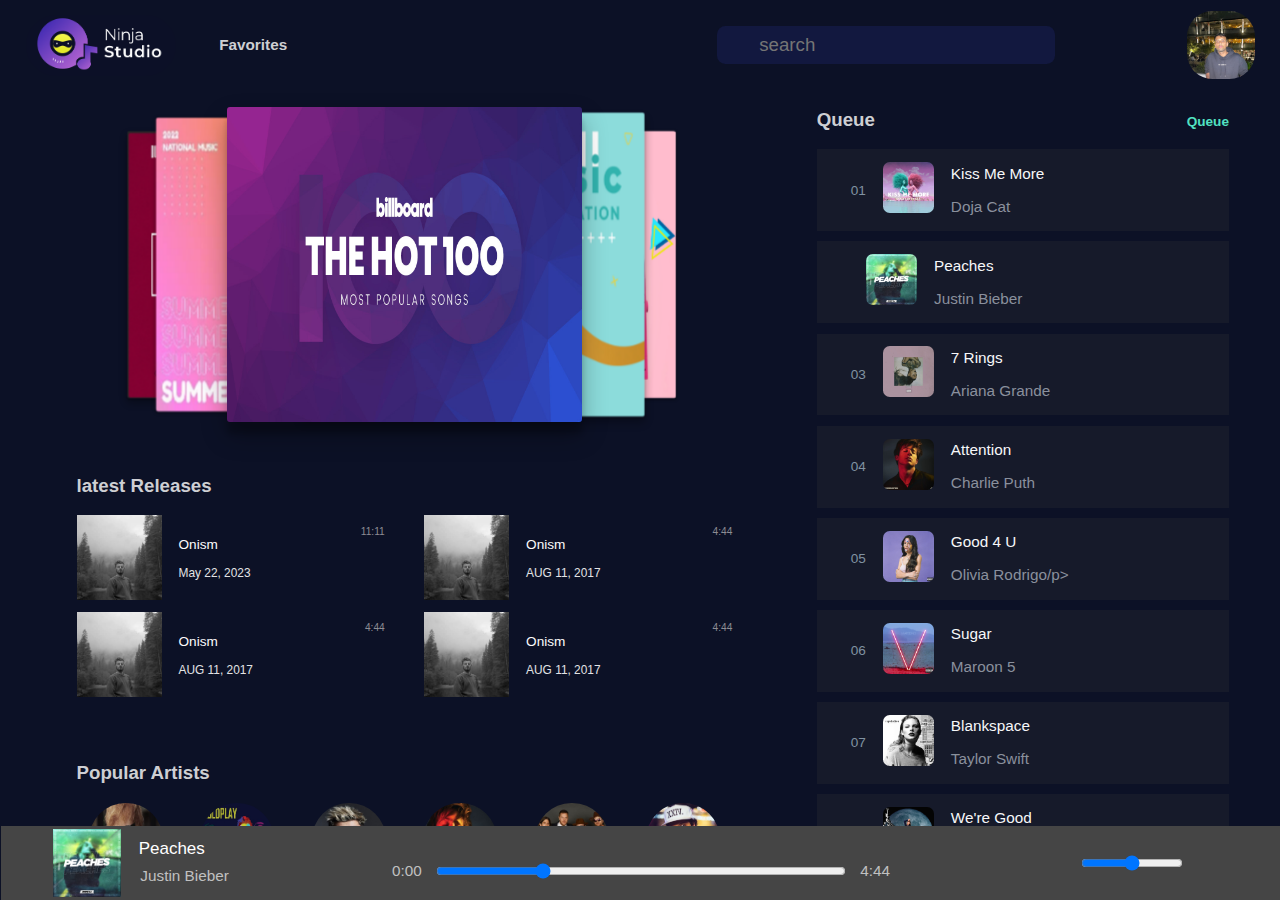
<file: index.html>
<!DOCTYPE html>
<html lang="en">
  <head>
    <title>Music Player - CN</title>
    <meta
      content=""
      name="Ninja Studio's Music Player is a modern, classic and easy to use Web Music Player with interactive UI"
    />
    <meta
      name="discription"
      discription="Ninja Studio's Music Player is a modern, classic and easy to use Web Music Player with interactive UI"
    />
    <meta name="keywords" content="Ninja, Studio, NinjaStudio, Music, Player" />
    <meta property="og:title" content="Music Player - CN" />
    <meta
      property="og:discription"
      content="Ninja Studio's Music Player is a modern, classic and easy to use Web Music Player with interactive UI"
    />
    <meta property="og:locale" content="en_IN" />
    <meta property="og:image" content="/logo.png" />

    <meta property="twitter:title" content="Music Player - CN" />
    <meta
      property="twitter:discription"
      content="Ninja Studio's Music Player is a modern, classic and easy to use Web Music Player with interactive UI"
    />
    <meta property="twitter:image" content="/logo.png" />
    <meta charset="UTF-8" />
    <meta name="viewport" content="width=device-width, initial-scale=1.0" />
    <meta http-equiv="X-UA-Compatible" content="ie=edge" />
    <link rel="stylesheet" href="styles.css" />
    <link
      rel="stylesheet"
      href="https://use.fontawesome.com/releases/v5.15.3/css/all.css"
      integrity="sha384-SZXxX4whJ79/gErwcOYf+zWLeJdY/qpuqC4cAa9rOGUstPomtqpuNWT9wdPEn2fk"
      crossorigin="anonymous"
    />
  </head>

  <body>
    <div class="main-container">
      <header class="header">
        <div class="logo">
          <img src="logo.png" />
          <p class="fav">Favorites</p>
        </div>
        <div class="searchbox-container">
          <div class="search-box">
            <i class="fas fa-search"></i>
            <input type="text" placeholder="search" />
            <i class="fas fa-microphone"></i>
          </div>
          <i class="fas bell fa-bell"></i>
          <img class="profile-photo" src="assets/images/profile.jpg" />
        </div>
      </header>
      <div class="for-responsiveness">
        <main>
          <div class="carousel">
            <div id="slider">
              <input type="radio" name="slider" id="s1" checked />
              <input type="radio" name="slider" id="s2" />
              <input type="radio" name="slider" id="s3" />
              <input type="radio" name="slider" id="s4" />
              <input type="radio" name="slider" id="s5" />
              <label for="s1" id="slide1"
                ><img src="assets/carousel/img1.jpg" alt=""
              /></label>
              <label for="s2" id="slide2"
                ><img src="assets/carousel/img2.jpg" alt=""
              /></label>
              <label for="s3" id="slide3"
                ><img src="assets/carousel/img3.jpg" alt=""
              /></label>
              <label for="s4" id="slide4"
                ><img src="assets/carousel/img4.webp" alt=""
              /></label>
              <label for="s5" id="slide5"
                ><img src="assets/carousel/img5.png" alt=""
              /></label>
            </div>
          </div>

          <div class="latest-release-container">
            <div class="latest-release-header">
              <p>latest Releases</p>
            </div>
            <div class="latest-release-cards-container">
              <div class="latest-release-card">
                <div class="song-name-and-img-container">
                  <div class="latest-release-img-container">
                    <label for="play-btn-checkbox1"
                      ><i class="fas latest-release-play-btn fa-play play-1"></i
                      ><i
                        class="latest-release-pause-btn fas fa-pause pause-1"
                      ></i
                    ></label>
                  </div>
                  <div>
                    <p class="song-name">Onism</p>
                    <p class="date">May 22, 2023</p>
                  </div>
                </div>

                <div class="latest-release-dropdown-container">
                  <label for="latest-release-checkbox1"
                    ><i class="fas more-details fa-ellipsis-h"></i
                  ></label>
                  <input type="checkbox" id="latest-release-checkbox1" />
                  <div class="latest-release-dropdown">
                    <div class="links-container">
                      <i class="fas fa-play"></i>
                      <a href="">Play Now</a>
                    </div>
                    <hr />
                    <div class="links-container">
                      <i class="fas fa-plus"></i>
                      <a href="">Add To Queue</a>
                    </div>
                    <hr />
                    <div class="links-container">
                      <i class="fas fa-bars"></i>
                      <a href="">Add To Favourites</a>
                    </div>
                    <hr />
                    <div class="links-container">
                      <i class="fas fa-exclamation-circle"></i>
                      <a href="">Get Info</a>
                    </div>
                  </div>
                  <p class="time">11:11</p>
                </div>
              </div>
              <div class="latest-release-card">
                <div class="song-name-and-img-container">
                  <div class="latest-release-img-container">
                    <label for="play-btn-checkbox2"
                      ><i class="fas latest-release-play-btn fa-play play-2"></i
                      ><i
                        class="latest-release-pause-btn fas fa-pause pause-2"
                      ></i
                    ></label>
                  </div>
                  <div>
                    <p class="song-name">Onism</p>
                    <p class="date">AUG 11, 2017</p>
                  </div>
                </div>

                <div class="latest-release-dropdown-container">
                  <label for="latest-release-checkbox2"
                    ><i class="fas more-details fa-ellipsis-h"></i
                  ></label>
                  <input type="checkbox" id="latest-release-checkbox2" />
                  <div class="latest-release-dropdown">
                    <div class="links-container">
                      <i class="fas fa-play"></i>
                      <a href="">Play Now</a>
                    </div>

                    <hr />

                    <div class="links-container">
                      <i class="fas fa-plus"></i>
                      <a href="">Add To Queue</a>
                    </div>

                    <hr />

                    <div class="links-container">
                      <i class="fas fa-bars"></i>
                      <a href="">Add To Favourites</a>
                    </div>

                    <hr />

                    <div class="links-container">
                      <i class="fas fa-exclamation-circle"></i>
                      <a href=""><span></span>Get Info</a>
                    </div>
                  </div>
                  <p class="time">4:44</p>
                </div>
              </div>
            </div>
            <div class="latest-release-cards-container">
              <div class="latest-release-card">
                <div class="song-name-and-img-container">
                  <div class="latest-release-img-container">
                    <label for="play-btn-checkbox3"
                      ><i class="fas latest-release-play-btn fa-play play-3"></i
                      ><i
                        class="latest-release-pause-btn fas fa-pause pause-3"
                      ></i
                    ></label>
                  </div>
                  <div>
                    <p class="song-name">Onism</p>
                    <p class="date">AUG 11, 2017</p>
                  </div>
                </div>

                <div class="latest-release-dropdown-container">
                  <label for="latest-release-checkbox3"
                    ><i class="fas more-details fa-ellipsis-h"></i
                  ></label>
                  <input type="checkbox" id="latest-release-checkbox3" />
                  <div class="latest-release-dropdown">
                    <div class="links-container">
                      <i class="fas fa-play"></i>
                      <a href="">Play Now</a>
                    </div>

                    <hr />

                    <div class="links-container">
                      <i class="fas fa-plus"></i>
                      <a href="">Add To Queue</a>
                    </div>

                    <hr />

                    <div class="links-container">
                      <i class="fas fa-bars"></i>
                      <a href="">Add To Favourites</a>
                    </div>

                    <hr />

                    <div class="links-container">
                      <i class="fas fa-exclamation-circle"></i>
                      <a href=""><span></span>Get Info</a>
                    </div>
                  </div>
                  <p class="time">4:44</p>
                </div>
              </div>
              <div class="latest-release-card">
                <div class="song-name-and-img-container">
                  <div class="latest-release-img-container">
                    <label for="play-btn-checkbox4"
                      ><i class="fas latest-release-play-btn fa-play play-4"></i
                      ><i
                        class="latest-release-pause-btn fas fa-pause pause-4"
                      ></i
                    ></label>
                  </div>
                  <div>
                    <p class="song-name">Onism</p>
                    <p class="date">AUG 11, 2017</p>
                  </div>
                </div>

                <div class="latest-release-dropdown-container">
                  <label for="latest-release-checkbox4"
                    ><i class="fas more-details fa-ellipsis-h"></i
                  ></label>
                  <input type="checkbox" id="latest-release-checkbox4" />
                  <div class="latest-release-dropdown">
                    <div class="links-container">
                      <i class="fas fa-play"></i>
                      <a href="">Play Now</a>
                    </div>

                    <hr />

                    <div class="links-container">
                      <i class="fas fa-plus"></i>
                      <a href="">Add To Queue</a>
                    </div>

                    <hr />

                    <div class="links-container">
                      <i class="fas fa-bars"></i>
                      <a href="">Add To Favourites</a>
                    </div>

                    <hr />

                    <div class="links-container">
                      <i class="fas fa-exclamation-circle"></i>
                      <a href=""><span></span>Get Info</a>
                    </div>
                  </div>
                  <p class="time">4:44</p>
                </div>
              </div>
            </div>
          </div>

          <div class="popular-artists-container">
            <div class="popular-artists-header">
              <p>Popular Artists</p>
            </div>
            <div class="popular-artists-img-container">
              <div class="popular-artists-1-container">
                <div class="popular-artists-img1-container">
                  <div class="popular-artists">
                    <a href="index2.html"
                      ><i class="fas popular-artists-play-btn fa-play"></i
                    ></a>
                  </div>
                </div>
                <p>Ed Sheeran</p>
              </div>
              <div class="popular-artists-1-container">
                <div class="popular-artists-img1-container">
                  <div class="popular-artists popular-artists-2">
                    <a href="index2.html"
                      ><i class="fas popular-artists-play-btn fa-play"></i
                    ></a>
                  </div>
                </div>

                <p>ColdPlay</p>
              </div>
              <div class="popular-artists-1-container">
                <div class="popular-artists-img1-container">
                  <div class="popular-artists popular-artists-3">
                    <a href="index2.html"
                      ><i class="fas popular-artists-play-btn fa-play"></i
                    ></a>
                  </div>
                </div>

                <p>Zayn</p>
              </div>
              <div class="popular-artists-1-container">
                <div class="popular-artists-img1-container">
                  <div class="popular-artists popular-artists-4">
                    <a href="index2.html"
                      ><i class="fas popular-artists-play-btn fa-play"></i
                    ></a>
                  </div>
                </div>

                <p>Charlie Puth</p>
              </div>
              <div class="popular-artists-1-container">
                <div class="popular-artists-img1-container">
                  <div class="popular-artists popular-artists-5">
                    <a href="index2.html"
                      ><i class="fas popular-artists-play-btn fa-play"></i
                    ></a>
                  </div>
                </div>

                <p>Imagine Dragon</p>
              </div>
              <div class="popular-artists-1-container">
                <div class="popular-artists-img1-container">
                  <div class="popular-artists popular-artists-6">
                    <a href="index2.html"
                      ><i class="fas popular-artists-play-btn fa-play"></i
                    ></a>
                  </div>
                </div>
                <p>Bruno Mars</p>
              </div>
            </div>
          </div>
          <div class="stations-container">
            <div class="stations-logo-container">
              <div class="stations-logo-img-container"></div>
            </div>
            <div class="stations-img-container">
              <div class="stations-img">
                <div class="img-1"></div>
              </div>
              <p class="stations-para">Love</p>
            </div>
            <div class="stations-img-container">
              <div class="stations-img">
                <div class="img-1 img-2"></div>
              </div>
              <p class="stations-para">Retro</p>
            </div>
            <div class="stations-img-container">
              <div class="stations-img">
                <div class="img-1 img-3"></div>
              </div>
              <p class="stations-para">Chill</p>
            </div>
            <div class="stations-img-container">
              <div class="stations-img">
                <div class="img-1 img-4"></div>
              </div>
              <p class="stations-para">Workout</p>
            </div>
            <div class="stations-img-container">
              <div class="stations-img">
                <div class="img-1 img-5"></div>
              </div>
              <p class="stations-para">Rock</p>
            </div>
            <div class="stations-img-container">
              <div class="stations-img">
                <div class="img-1 img-6"></div>
              </div>
              <p class="stations-para">Pop</p>
            </div>
          </div>
          <div class="genre-container">
            <div class="genre-img-container">
              <p>Dance</p>
            </div>
            <div class="genre-img-container genre-img-2">
              <p>Trap</p>
            </div>
            <div class="genre-img-container genre-img-3">
              <p>Country</p>
            </div>
          </div>
          <div class="latest-english-container">
            <div class="latest-english-header">
              <p>Latest English</p>
            </div>
            <div class="latest-english-content">
              <div class="latest-english-card-container">
                <img src="songs/queue-04.jpg" />
                <p>Abc</p>
                <p>May 22, 2023</p>
              </div>
              <div class="latest-english-card-container">
                <img src="songs/queue-05.jpg" />
                <p>Onism</p>
                <p>AUG 11, 2017</p>
              </div>
              <div class="latest-english-card-container">
                <img src="songs/queue-02.jpg" />
                <p>Onism</p>
                <p>AUG 11, 2017</p>
              </div>
              <div class="latest-english-card-container">
                <img src="songs/queue-03.png" />
                <p>Onism</p>
                <p>AUG 11, 2017</p>
              </div>
              <div class="latest-english-card-container">
                <img src="songs/queue-04.jpg" />
                <p>Onism</p>
                <p>AUG 11, 2017</p>
              </div>
              <div class="latest-english-card-container">
                <img src="songs/queue-03.png" />
                <p>Onism</p>
                <p>AUG 11, 2017</p>
              </div>
            </div>
          </div>
          <!-- Latest Hindi Container -->
          <div class="latest-english-container">
            <div class="latest-english-header">
              <p>Latest Hindi</p>
            </div>

            <div class="latest-english-content">
              <div class="latest-english-card-container">
                <img src="songs/queue-04.jpg" />
                <p>Onism</p>
                <p>AUG 11, 2017</p>
              </div>
              <div class="latest-english-card-container">
                <img src="songs/queue-05.jpg" />
                <p>Onism</p>
                <p>AUG 11, 2017</p>
              </div>
              <div class="latest-english-card-container">
                <img src="songs/queue-02.jpg" />
                <p>Onism</p>
                <p>AUG 11, 2017</p>
              </div>
              <div class="latest-english-card-container">
                <img src="songs/queue-03.png" />
                <p>Onism</p>
                <p>AUG 11, 2017</p>
              </div>
              <div class="latest-english-card-container">
                <img src="songs/queue-04.jpg" />
                <p>Onism</p>
                <p>AUG 11, 2017</p>
              </div>
              <div class="latest-english-card-container">
                <img src="songs/queue-03.png" />
                <p>Onism</p>
                <p>AUG 11, 2017</p>
              </div>
            </div>
          </div>
        </main>
        <div id="queue-2" class="queue-container">
          <div class="queue-header">
            <p>Queue</p>
            <div class="queue-btn-container">
              <!-- here label is acting as a button for dropdown effect -->
              <label for="mycheckbox"
                >Queue <span><i class="fas fa-angle-down"></i></span
              ></label>
              <input type="checkbox" id="mycheckbox" />
              <div class="queue-btn-dropdown">
                <a href="">Playlists</a>
                <hr />
                <a href="">Favourite Songs</a>
              </div>
            </div>
          </div>

          <div class="queue-elements-container">
            <div class="queue-element">
              <div class="song-image-container">
                <p class="queue-number">01</p>
                <div class="image-container">
                  <img
                    class="queue-song-img"
                    src="assets/queue/kissmemore.jpg"
                  />
                  <i class="fas play-btn fa-play"></i>
                </div>
                <div class="song-and-artist-container">
                  <p class="queue-song-name">Kiss Me More</p>
                  <p class="queue-artist-name">Doja Cat</p>
                </div>
              </div>
              <span class="nav-link">
                <button>
                  <button><i class="far wishlist-icon fa-heart"></i></button>
                </button>
              </span>
            </div>
            <div class="queue-element">
              <div class="song-image-container">
                <i class="fas currently-on-song fa-stream"></i>
                <div class="image-container">
                  <img class="queue-song-img" src="assets/queue/peaches.jpg" />
                  <i class="fas play-btn fa-play"></i>
                </div>
                <div class="song-and-artist-container">
                  <p class="queue-song-name">Peaches</p>
                  <p class="queue-artist-name">Justin Bieber</p>
                </div>
              </div>
              <span class="nav-link">
                <button><i class="far wishlist-icon fa-heart"></i></button>
              </span>
            </div>
            <div class="queue-element">
              <div class="song-image-container">
                <p class="queue-number">03</p>
                <div class="image-container">
                  <img class="queue-song-img" src="assets/queue/7rings.jpg" />
                  <i class="fas play-btn fa-play"></i>
                </div>
                <div class="song-and-artist-container">
                  <p class="queue-song-name">7 Rings</p>
                  <p class="queue-artist-name">Ariana Grande</p>
                </div>
              </div>
              <span class="nav-link">
                <button><i class="far wishlist-icon fa-heart"></i></button>
              </span>
            </div>
            <div class="queue-element">
              <div class="song-image-container">
                <p class="queue-number">04</p>
                <div class="image-container">
                  <img
                    class="queue-song-img"
                    src="assets/queue/attention.jpg"
                  />
                  <i class="fas play-btn fa-play"></i>
                </div>
                <div class="song-and-artist-container">
                  <p class="queue-song-name">Attention</p>
                  <p class="queue-artist-name">Charlie Puth</p>
                </div>
              </div>
              <span class="nav-link">
                <button><i class="far wishlist-icon fa-heart"></i></button>
              </span>
            </div>
            <div class="queue-element">
              <div class="song-image-container">
                <p class="queue-number">05</p>
                <div class="image-container">
                  <img class="queue-song-img" src="assets/queue/good4u.jpg" />
                  <i class="fas play-btn fa-play"></i>
                </div>
                <div class="song-and-artist-container">
                  <p class="queue-song-name">Good 4 U</p>
                  <p class="queue-artist-name">Olivia Rodrigo/p></p>
                </div>
              </div>
              <span class="nav-link">
                <button><i class="far wishlist-icon fa-heart"></i></button>
              </span>
            </div>
            <div class="queue-element">
              <div class="song-image-container">
                <p class="queue-number">06</p>
                <div class="image-container">
                  <img class="queue-song-img" src="assets/queue/sugar.jpg" />
                  <i class="fas play-btn fa-play"></i>
                </div>
                <div class="song-and-artist-container">
                  <p class="queue-song-name">Sugar</p>
                  <p class="queue-artist-name">Maroon 5</p>
                </div>
              </div>
              <span class="nav-link">
                <button><i class="far wishlist-icon fa-heart"></i></button>
              </span>
            </div>
            <div class="queue-element">
              <div class="song-image-container">
                <p class="queue-number">07</p>
                <div class="image-container">
                  <img
                    class="queue-song-img"
                    src="assets/queue/taylorswift.jpg"
                  />
                  <i class="fas play-btn fa-play"></i>
                </div>
                <div class="song-and-artist-container">
                  <p class="queue-song-name">Blankspace</p>
                  <p class="queue-artist-name">Taylor Swift</p>
                </div>
              </div>
              <span class="nav-link">
                <button><i class="far wishlist-icon fa-heart"></i></button>
              </span>
            </div>
            <div class="queue-element">
              <div class="song-image-container">
                <p class="queue-number">08</p>
                <div class="image-container">
                  <img
                    class="queue-song-img"
                    src="assets/queue/we'regood.jpg"
                  />
                  <i class="fas play-btn fa-play"></i>
                </div>
                <div class="song-and-artist-container">
                  <p class="queue-song-name">We're Good</p>
                  <p class="queue-artist-name">Dua Lipa</p>
                </div>
              </div>
              <span class="nav-link">
                <button><i class="far wishlist-icon fa-heart"></i></button>
              </span>
            </div>
            <div class="queue-element">
              <div class="song-image-container">
                <p class="queue-number">09</p>
                <div class="image-container">
                  <img
                    class="queue-song-img"
                    src="assets/queue/shapeofyou.jpg"
                  />
                  <i class="fas play-btn fa-play"></i>
                </div>
                <div class="song-and-artist-container">
                  <p class="queue-song-name">Shape Of You</p>
                  <p class="queue-artist-name">Ed Sheeran</p>
                </div>
              </div>
              <span class="nav-link">
                <button><i class="far wishlist-icon fa-heart"></i></button>
              </span>
            </div>
            <div class="queue-element">
              <div class="song-image-container">
                <p class="queue-number">10</p>
                <div class="image-container">
                  <img
                    class="queue-song-img"
                    src="assets/queue/cheapthrills.jpg"
                  />
                  <i class="fas play-btn fa-play"></i>
                </div>
                <div class="song-and-artist-container">
                  <p class="queue-song-name">Cheap Thrills</p>
                  <p class="queue-artist-name">Sia</p>
                </div>
              </div>
              <span class="nav-link">
                <button><i class="far wishlist-icon fa-heart"></i></button>
              </span>
            </div>
            <div class="queue-element">
              <div class="song-image-container">
                <p class="queue-number">11</p>
                <div class="image-container">
                  <img class="queue-song-img" src="assets/queue/roar.jpg" />
                  <i class="fas play-btn fa-play"></i>
                </div>
                <div class="song-and-artist-container">
                  <p class="queue-song-name">Roar</p>
                  <p class="queue-artist-name">Katy Perry</p>
                </div>
              </div>
              <span class="nav-link">
                <button><i class="far wishlist-icon fa-heart"></i></button>
              </span>
            </div>
            <div class="queue-element">
              <div class="song-image-container">
                <p class="queue-number">12</p>
                <div class="image-container">
                  <img class="queue-song-img" src="assets/queue/starboy.jpg" />
                  <i class="fas play-btn fa-play"></i>
                </div>
                <div class="song-and-artist-container">
                  <p class="queue-song-name">Starboy</p>
                  <p class="queue-artist-name">The Weeknd</p>
                </div>
              </div>
              <span class="nav-link">
                <button><i class="far wishlist-icon fa-heart"></i></button>
              </span>
            </div>
          </div>
        </div>
        <footer>
          <!-- Song Thumnail, Title, Singer -->
          <div id="footer-song-info">
            <div id="footer-song-image"></div>
            <div id="footer-song-name">
              <span style="color: white;">Peaches</span>
              <span class="subtitle">Justin Bieber</span>
            </div>
            <div>
              <span class="nav-link">
                <i class="far fa-heart subtitle"></i>
              </span>
              <span class="nav-link">
                <i class="fas fa-ban subtitle"></i>
              </span>
            </div>
          </div>

          <!-- Contains Player Controls: Play, Pause, Next, Previous, Shuffle and Repeat with Slider -->
          <div id="player">
            <div id="player-control">
              <div><i class="fas fa-random" style="color: white;"></i></div>
              <div>
                <i class="fas fa-step-backward" style="color: white;"></i>
              </div>
              <div>
                <i
                  class="far fa-pause-circle"
                  style="font-size: 2rem; color: white;"
                ></i>
              </div>
              <div>
                <i class="fas fa-step-forward" style="color: white;"></i>
              </div>
              <div><i class="fas fa-redo" style="color: white;"></i></div>
            </div>

            <div id="player-slider-container">
              <div class="subtitle">
                0:00
              </div>

              <input type="range" min="0" max="100" value="25" />

              <div class="subtitle">
                4:44
              </div>
            </div>
          </div>

          <!-- Volume buttom, Expand button -->
          <div class="player-extras">
            <div>
              <i class="fas fa-list-ul" style="color: white;"></i>
            </div>
            <div>
              <i class="fas fa-laptop" style="color: white;"></i>
            </div>

            <div class="volume-container" style="color: white;">
              <span><i class="fas fa-volume-up"></i></span>
              <input
                type="range"
                min="0"
                max="100"
                value="50"
                class="slider"
                id="volume-slider"
              />
            </div>
            <div><i class="fas fa-expand" style="color: white;"></i></div>
          </div>
        </footer>
      </div>
    </div>
  </body>
</html>
</file>
<file: styles.css>
html {
  font-size: 7px;
}
* {
  box-sizing: border-box;
  font-family: Arial, Helvetica, sans-serif;
}
body {
  margin: 0;
}
.main-container {
  height: 100vh;
  background-color: #0c1126;
  overflow-y: auto;
}
.header {
  height: 10vh;
  padding: 1.5rem;
  display: flex;
  justify-content: space-between;
  align-items: center;
}

.logo {
  display: flex;
  justify-content: flex-start;
  align-items: center;
  width: 18%;
}

.logo img {
  width: auto;
  height: 61px;
  border-radius: 2.5rem;
  margin-right: 0.8rem;
  max-height: 6rem;
  max-width: 18rem;
}
.fav {
  color: #cecfd3;
  font-size: 0.9rem;
  font-weight: 600;
  margin-left: 30px;
}
.searchbox-container {
  display: flex;
  justify-content: flex-end;
  align-items: center;
  width: 55%;
}
.search-box {
  padding: 0.5rem;
  padding-left: 0.5rem;
  padding-right: 0.5rem;
  background-color: #12183f;
  border-radius: 0.5rem;
  display: flex;
  align-items: center;
  justify-content: space-between;
  width: 50%;
  margin-right: 4rem;
}
.search-box input {
  font-size: 1.1rem;
  padding: 0.6rem;
  padding-left: 0.1rem;
  background-color: transparent;
  width: 80%;
  height: 0.7rem;
  border: 0;
  margin-left: 0.3rem;
  margin-right: 0.3rem;
  color: white;
}
.search-box input:focus {
  outline: none;
}
.search-box i {
  color: white;
  /* font-size: 2rem; */
}
.profile-photo {
  width: 4rem;
  height: 4rem;
  border-radius: 1.5rem;
  margin-left: 0.8rem;
}
.bell {
  color: #e7e7e6;
  margin-right: 50px;
}
main {
  display: flex;
  flex-direction: column;
  justify-content: flex-start;
  align-items: center;
  height: 90vh;
  overflow-y: auto;
  padding: 1.5rem;
  padding-top: 1rem;
  padding-bottom: 0rem;
}
.nav-link a {
  padding: 8px 8px 8px 32px;
  text-decoration: none;
  font-size: 13px;
  color: #fff;
  display: block;
  transition: 0.3s;
}
.nav-link .active {
  color: #1dd65f;
}
.nav-text {
  padding-left: 18px;
}

.nav-link button {
  background: none;
  border: 0px;
  padding: 0px;
  font-size: 17px;
  line-height: 1;
  outline: none;
}

.nav-link button:hover {
  cursor: pointer;
}

.nav-link button:focus i {
  color: #1dd65f;
  -webkit-animation: nextarrow 1s infinite;
  -moz-animation: nextarrow 1s infinite;
  -o-animation: nextarrow 1s infinite;
  animation: nextarrow 1s infinite;
}

.nav-link:hover a span {
  padding-left: 30px;
  transition: all 0.5s ease;
  color: #1dd65f;
}
.nav-link:hover i {
  color: #1dd65f;
  -webkit-animation: nextarrow 1s infinite;
  -moz-animation: nextarrow 1s infinite;
  -o-animation: nextarrow 1s infinite;
  animation: nextarrow 1s infinite;
}
@keyframes nextarrow {
  0% {
    transform: scale(1, 1);
  }
  50% {
    transform: scale(1.5, 1.5);
  }
  100% {
    transform: scale(1, 1);
  }
}
.carousel {
  width: 100%;
  justify-content: center;
  align-items: center;
  margin-bottom: 2rem;
  display: flex;
}
#slider {
  float: left;
  position: static;
  width: 75%;
  height: 35vh;
  margin: 0px 150px;
  font-family: "Helvetica Neue", sans-serif;
  perspective: 1400px;
  transform-style: preserve-3d;
  display: flex;
}
#slider label,
#slider label img {
  position: absolute;
  width: 100%;
  height: 100%;
  left: 0;
  top: 0;
  color: white;
  font-size: 70px;
  font-weight: bold;
  border-radius: 3px;
  cursor: pointer;
  display: flex;
  align-items: center;
  justify-content: center;
  transition: transform 400ms ease;
}
input[type="radio"] {
  position: relative;
  top: 108%;
  left: 50%;
  width: 18px;
  height: 18px;
  margin: 0 15px 0 0;
  opacity: 0.4;
  transform: translateX(-83px);
  cursor: pointer;
  display: none;
}
input[type="radio"]:nth-child(5) {
  margin-right: 0px;
}

input[type="radio"]:checked {
  opacity: 1;
}

#s1:checked ~ #slide1,
#s2:checked ~ #slide2,
#s3:checked ~ #slide3,
#s4:checked ~ #slide4,
#s5:checked ~ #slide5 {
  box-shadow: 0 13px 26px rgba(0, 0, 0, 0.3), 0 12px 6px rgba(0, 0, 0, 0.2);
  transform: translate3d(0%, 0, 0px);
}

#s1:checked ~ #slide2,
#s2:checked ~ #slide3,
#s3:checked ~ #slide4,
#s4:checked ~ #slide5,
#s5:checked ~ #slide1 {
  box-shadow: 0 6px 10px rgba(0, 0, 0, 0.3), 0 2px 2px rgba(0, 0, 0, 0.2);
  transform: translate3d(20%, 0, -50px);
}

#s1:checked ~ #slide3,
#s2:checked ~ #slide4,
#s3:checked ~ #slide5,
#s4:checked ~ #slide1,
#s5:checked ~ #slide2 {
  box-shadow: 0 1px 4px rgba(0, 0, 0, 0.4);
  transform: translate3d(40%, 0, -250px);
}

#s1:checked ~ #slide5,
#s2:checked ~ #slide1,
#s3:checked ~ #slide2,
#s4:checked ~ #slide3,
#s5:checked ~ #slide4 {
  box-shadow: 0 6px 10px rgba(0, 0, 0, 0.3), 0 2px 2px rgba(0, 0, 0, 0.2);
  transform: translate3d(-42%, 0, -250px);
}

#s1:checked ~ #slide4,
#s2:checked ~ #slide5,
#s3:checked ~ #slide1,
#s4:checked ~ #slide2,
#s5:checked ~ #slide3 {
  box-shadow: 0 1px 4px rgba(0, 0, 0, 0.4);
  transform: translate3d(-25%, 0, -100px);
}
.queue-container {
  width: 95%;
  margin-bottom: 2rem;
}

#queue-2 {
  display: none;
}
.queue-header {
  color: #cecfd3;
  font-size: 1.1rem;
  font-weight: 700;
  width: 100%;
  display: flex;
  justify-content: space-between;
  align-items: center;
}
.queue-header input {
  display: none;
}

.queue-header label {
  font-size: 0.8rem;
  color: #51e2c2;
}

.queue-btn-container {
  position: relative;
}
.queue-btn-dropdown {
  position: absolute;
  height: 0;
  overflow: hidden;
  top: 1.5rem;
  left: -4rem;
  background-color: white;
  text-align: center;
  transition: all 0.2s linear;
}
.queue-btn-dropdown a {
  text-decoration: none;
  font-size: 0.8rem;
  color: black;
}
#mycheckbox:checked ~ div {
  height: 4.7rem;
  padding: 0.3rem;
}

#mycheckbox2:checked ~ div {
  height: 4.7rem;
  padding: 0.3rem;
}
.queue-elements-container {
  width: 100%;
  display: flex;
  flex-direction: column;
  justify-content: flex-start;
  align-items: center;
}
.queue-element {
  margin-bottom: 0.6rem;
  width: 100%;
  background-color: #1e222e98;
  display: flex;
  justify-content: space-between;
  align-items: center;
  padding-left: 2rem;
  padding-right: 2rem;
}
.song-image-container {
  display: flex;
  align-items: center;
  justify-content: flex-start;
}
.queue-number {
  font-size: 0.8rem;
  color: #8092a1;
  margin-right: 1rem;
}
.image-container {
  position: relative;
}
.queue-song-img {
  width: 3rem;
  border-radius: 0.4rem;
  margin-right: 1rem;
}
.queue-song-img ~ i {
  transition: all 0.2s ease-in-out;
}
.queue-song-img ~ i:hover {
  opacity: 0.9;
  height: 1rem;
}

.queue-song-img:hover ~ i {
  opacity: 0.9;
  height: 1rem;
}
.play-btn {
  position: absolute;
  height: 0;
  overflow: hidden;
  color: white;
  top: 1rem;
  left: 1rem;
}
.queue-song-name {
  font-size: 0.9rem;
  color: #f6f7f9;
}

.queue-artist-name {
  font-size: 0.9rem;
  color: #8a909d;
}

.wishlist-icon {
  color: #92a6b3;
}
.currently-on-song {
  color: #21b6d9;
  transform: rotate(-90deg);
  margin-right: 0.9rem;
}
.latest-release-container {
  width: 100%;
  margin-bottom: 2rem;
  display: flex;
  flex-direction: column;
  justify-content: flex-start;
}
.latest-release-header {
  width: 100%;
}
.latest-release-header p {
  color: #cecfd3;
  font-size: 1.1rem;
  font-weight: 700;
}
.latest-release-cards-container {
  width: 100%;
  display: flex;
  justify-content: space-between;
  align-items: center;
  margin-bottom: 0.7rem;
}

.latest-release-card {
  display: flex;
  align-items: flex-start;
  justify-content: space-between;
  width: 47%;
}
.song-name-and-img-container {
  display: flex;
  justify-content: flex-start;
  align-items: center;
}
.latest-release-img-container {
  background-image: url(../../songs/latest-release-onism.jpg);
  background-size: cover;
  height: 5rem;
  width: 5rem;
  margin-right: 1rem;
  position: relative;
}
.latest-release-play-btn {
  position: absolute;
  height: 0;
  overflow: hidden;
  color: white;
  top: 2rem;
  left: 2rem;
}
.latest-release-pause-btn {
  position: absolute;
  height: 0;
  overflow: hidden;
  color: white;
  top: 2rem;
  left: 2rem;
}
.latest-release-img-container:hover .latest-release-play-btn {
  height: 1rem;
}
#play-btn-checkbox1:checked
  ~ .for-responsiveness
  > main
  > .latest-release-container
  div:nth-child(even)
  div:first-child
  > .song-name-and-img-container
  > .latest-release-img-container
  > label
  > i.play-1,
#play-btn-checkbox2:checked
  ~ .for-responsiveness
  > main
  > .latest-release-container
  div:nth-child(even)
  div:last-child
  > .song-name-and-img-container
  > .latest-release-img-container
  > label
  > i.play-2,
#play-btn-checkbox3:checked
  ~ .for-responsiveness
  > main
  > .latest-release-container
  div:last-child
  div:first-child
  > .song-name-and-img-container
  > .latest-release-img-container
  > label
  > i.play-3,
#play-btn-checkbox4:checked
  ~ .for-responsiveness
  > main
  > .latest-release-container
  div:last-child
  div:last-child
  > .song-name-and-img-container
  > .latest-release-img-container
  > label
  > i.play-4 {
  height: 0;
  overflow: hidden;
}

/* on clicking the play btns, make the height of pause btn non zero */

#play-btn-checkbox1:checked
  ~ .for-responsiveness
  > main
  > .latest-release-container
  div:nth-child(even)
  div:first-child
  > .song-name-and-img-container
  > .latest-release-img-container
  > label
  > i.pause-1,
#play-btn-checkbox2:checked
  ~ .for-responsiveness
  > main
  > .latest-release-container
  div:nth-child(even)
  div:last-child
  > .song-name-and-img-container
  > .latest-release-img-container
  > label
  > i.pause-2,
#play-btn-checkbox3:checked
  ~ .for-responsiveness
  > main
  > .latest-release-container
  div:last-child
  div:first-child
  > .song-name-and-img-container
  > .latest-release-img-container
  > label
  > i.pause-3,
#play-btn-checkbox4:checked
  ~ .for-responsiveness
  > main
  > .latest-release-container
  div:last-child
  div:last-child
  > .song-name-and-img-container
  > .latest-release-img-container
  > label
  > i.pause-4 {
  height: 1rem;
}
.song-name {
  color: #fcfcfd;
  font-size: 0.8rem;
}

.date {
  color: #e2e3e5;
  font-size: 0.7rem;
}

.more-details {
  color: #93a9b2;
  font-size: 0.8rem;
}

.time {
  color: #8d8c93;
  font-size: 0.6rem;
}
.latest-release-dropdown-container {
  position: relative;
}

.latest-release-dropdown {
  position: absolute;
  z-index: 2;
  height: 0;
  overflow: hidden;
  top: 1rem;
  left: -6.9rem;
  background-color: white;
  text-align: center;
  transition: all 0.2s linear;
}
.latest-release-dropdown a {
  text-decoration: none;
  font-size: 0.8rem;
  color: black;
}
#latest-release-checkbox1,
#latest-release-checkbox2,
#latest-release-checkbox3,
#latest-release-checkbox4 {
  display: none;
}
#latest-release-checkbox1:checked ~ div,
#latest-release-checkbox2:checked ~ div,
#latest-release-checkbox3:checked ~ div,
#latest-release-checkbox4:checked ~ div {
  height: 8rem;
  width: 8.7rem;
  padding: 0.3rem;
}
.links-container {
  display: flex;
  justify-content: flex-start;
  align-items: center;
}

.links-container i {
  color: #8d89ad;
  margin-right: 0.7rem;
}
.popular-artists-container {
  width: 100%;
  margin-bottom: 2rem;
  display: flex;
  flex-direction: column;
  justify-content: flex-start;
}

.popular-artists-header {
  width: 100%;
}

.popular-artists-header p {
  color: #cecfd3;
  font-size: 1.1rem;
  font-weight: 700;
}

.popular-artists-img-container {
  width: 100%;
  display: flex;
  justify-content: space-between;
  align-items: flex-start;
  margin-bottom: 0.7rem;
}

.popular-artists-1-container {
  display: flex;
  flex-direction: column;
  justify-content: flex-start;
  align-items: center;
  text-align: center;
  width: 15%;
}

.popular-artists-1-container p {
  color: white;
  font-size: 0.8rem;
}

.popular-artists-img1-container {
  width: 75%;
  position: relative;
  overflow: hidden;
}

.popular-artists-img1-container:before {
  content: "";
  display: block;
  padding-top: 100%;
}

.popular-artists {
  position: absolute;
  padding-top: 42%;
  top: 0;
  left: 0;
  right: 0;
  bottom: 0;
  background-image: url(../../songs/ed-sheeran.jpg);
  background-position: center;
  background-size: 100% 100%;
  background-size: cover;
  border-radius: 4rem;
  transition: all 0.2s ease-in-out;
}

.popular-artists-2 {
  background-image: url(../../songs/cold-play.jpg) !important;
}

.popular-artists-3 {
  background-image: url(../../songs/zayn.jpg) !important;
}

.popular-artists-4 {
  background-image: url(../../songs/charlie-puth.jpg) !important;
}

.popular-artists-5 {
  background-image: url(../../songs/imagine-dragon.jpg) !important;
}

.popular-artists-6 {
  background-image: url(../../songs/bruno-mars.jpg) !important;
}
.popular-artists > a {
  position: static;
  height: 0;
  display: none;
  overflow: hidden;
  color: white;
}
.popular-artists:hover > a {
  height: 4rem;
  display: inline;
}
.popular-artists:hover {
  opacity: 0.7;
  color: white;
}
.stations-container {
  width: 100%;
  background-color: #101743;
  display: flex;
  align-items: center;
  justify-content: space-around;
  margin-bottom: 4rem;
}
.stations-logo-container {
  width: 18%;
  position: relative;
  overflow: hidden;
}
.stations-logo-container:before {
  content: "";
  display: block;
  padding-top: 100%;
}
.stations-logo-img-container {
  position: absolute;
  width: 100%;
  top: 0;
  left: 0;
  right: 0;
  bottom: 0;
  background-image: url(assets/images/stations-img.png);
  background-size: 100% 100%;
  background-repeat: no-repeat;
  background-position: center;
  background-size: contain;
}
.stations-img-container {
  width: 12%;
  position: relative;
}
.stations-img {
  width: 100%;
  overflow: hidden;
  position: relative;
}
.stations-img:before {
  content: "";
  display: block;
  padding-top: 100%;
}
.img-1 {
  filter: blur(1.1px);
  position: absolute;
  top: 0;
  left: 0;
  right: 0;
  bottom: 0;
  background-image: url(assets/images/love.jpg);
  background-position: center;
  background-size: 100% 100%;
  background-size: cover;
  border-radius: 4rem;
}

.img-2 {
  background-image: url(assets/images/retro.png) !important;
}

.img-3 {
  background-image: url(assets/images/chill.jpg) !important;
}

.img-4 {
  background-image: url(assets/images/workout.jpg) !important;
}

.img-5 {
  background-image: url(assets/images/rock.jpg) !important;
}

.img-6 {
  background-image: url(assets/images/pop.jpg) !important;
}
.stations-para {
  font-weight: bold;
  text-align: center;
  position: absolute;
  color: white;
  top: 50%;
  margin-top: -5px;
  left: 0;
  right: 0;
  margin-left: auto;
  margin-right: auto;
  font-size: 0.9rem;
}
.genre-container {
  width: 100%;
  margin-bottom: 2rem;
  display: flex;
  align-items: center;
  justify-content: space-between;
}
.genre-img-container {
  width: 32%;
  height: 9rem;
  background-image: url(assets/images/party.jpg);
  background-repeat: no-repeat;
  background-position: center;
  background-size: 100% 100%;
  position: relative;
  overflow: hidden;
  display: flex;
  flex-direction: column;
  justify-content: center;
  align-items: center;
  transition: all 0.3s ease-in-out;
}
.genre-img-container:hover {
  background-size: 120% 120%;
}
.genre-img-container p {
  color: #fafafb;
  text-align: center;
  font-size: 1.3rem;
  position: absolute;
  left: 0;
  right: 0;
  margin-left: auto;
  margin-right: auto;
}
.genre-img-2 {
  background-image: url("assets/images/electronic.jpg");
}
.genre-img-3 {
  background-image: url("assets/images/road-trip.jpg");
}
.latest-english-container {
  width: 100%;
  margin-bottom: 2rem;
  display: flex;
  flex-direction: column;
  justify-content: flex-start;
}
.latest-english-header {
  width: 100%;
}
.latest-english-header p {
  color: #cecfd3;
  font-size: 1.1rem;
  font-weight: 700;
}
.latest-english-content {
  width: 100%;
  display: flex;
  justify-content: space-between;
  align-items: flex-start;
  margin-bottom: 0.7rem;
}
.latest-english-card-container {
  width: 14%;
  display: flex;
  flex-direction: column;
  justify-content: flex-start;
  align-items: flex-start;
}
.latest-english-card-container img {
  width: 100%;
}

.latest-english-card-container p {
  color: #fffefe;
  font-size: 0.7rem;
}
footer {
  position: fixed;
  bottom: 0px;
  width: 100%;
  background-color: #454545;
  display: flex;
  flex-direction: row;
  align-items: center;
  justify-content: space-around;
  z-index: 5;
  padding-top: 0.2rem;
  padding-bottom: 0.2rem;
  height: 74px;
  margin-left: -50px;
}

#footer-song-info {
  display: flex;
  flex-direction: row;
  align-items: center;
  height: 100%;
  width: 20%;
}

#footer-song-info > div {
  margin: 1vh;
}

#footer-song-image {
  height: 4rem;
  width: 4rem;
  margin: 1vh;
  background: url("assets/queue/peaches.jpg") center no-repeat;
  background-size: contain;
}

#footer-song-name {
  height: 6vh;
  display: flex;
  flex-direction: column;
  justify-content: space-around;
}

.subtitle {
  color: #c0c0c0;
  font-size: 0.9rem;
  margin: 0.1rem;
}
/*Player Controls*/
/* Pause, Next, Shuffle &other Icons and Slider Styling*/
#player {
  width: 40%;
  min-width: 200px;
  height: 80%;
  display: flex;
  flex-direction: column;
  justify-content: space-around;
  align-items: center;
}

#player > div {
  display: flex;
  justify-content: space-around;
  align-items: center;
}

#player-control {
  width: 50%;
}

#player-slider-container {
  width: 100%;
}

input[type="range"] {
  width: 80%;
}
.player-extras {
  display: flex;
  width: 20%;
  min-width: 115px;
  justify-content: space-around;
  align-items: center;
}

.volume-container {
  width: 50%;
  display: flex;
  justify-content: space-around;
  align-items: center;
}

#volume-slider {
  width: 80%;
}
/* hide scrollbar */

/* Hide scrollbar for Chrome, Safari and Opera */

main::-webkit-scrollbar {
  display: none;
}

/* Hide scrollbar for IE, Edge and Firefox */

main {
  -ms-overflow-style: none;
  /* IE and Edge */
  scrollbar-width: none;
  /* Firefox */
}

/* Hide scrollbar for Chrome, Safari and Opera */

#queue-2::-webkit-scrollbar {
  display: none;
}

/* Hide scrollbar for IE, Edge and Firefox */

#queue-2 {
  -ms-overflow-style: none;
  /* IE and Edge */
  scrollbar-width: none;
  /* Firefox */
}

/* media query for extra small devices */

@media (min-width: 365px) {
  html {
    font-size: 9px;
  }
}

/* media query for small devices */

@media (min-width: 576px) {
  html {
    font-size: 11px;
  }
}

/* media query for medium devices */

@media (min-width: 768px) {
  html {
    font-size: 13px;
  }
  .current-song-container {
    flex-direction: row;
  }
  .current-song-container img {
    width: 25%;
    margin-right: 1rem;
    max-height: none;
  }
  .current-song-button-container {
    display: flex;
    flex-direction: row;
  }
  .current-song-more-options-container {
    flex-direction: row;
  }
  .for-responsiveness {
    padding-left: 3rem;
    padding-right: 3rem;
    display: flex;
    justify-content: space-between;
  }
  main {
    width: 60%;
  }
  #queue-1 {
    display: none;
  }
  #queue-2 {
    display: block;
    width: 35%;
    height: 90vh;
    overflow-y: auto;
    margin-bottom: 0;
  }
}

/* media query for large devices */

@media (min-width: 992px) {
  html {
    font-size: 15px;
  }
}

/* media query for extra-large devices */

@media (min-width: 1200px) {
  html {
    font-size: 17px;
  }
}
</file>
